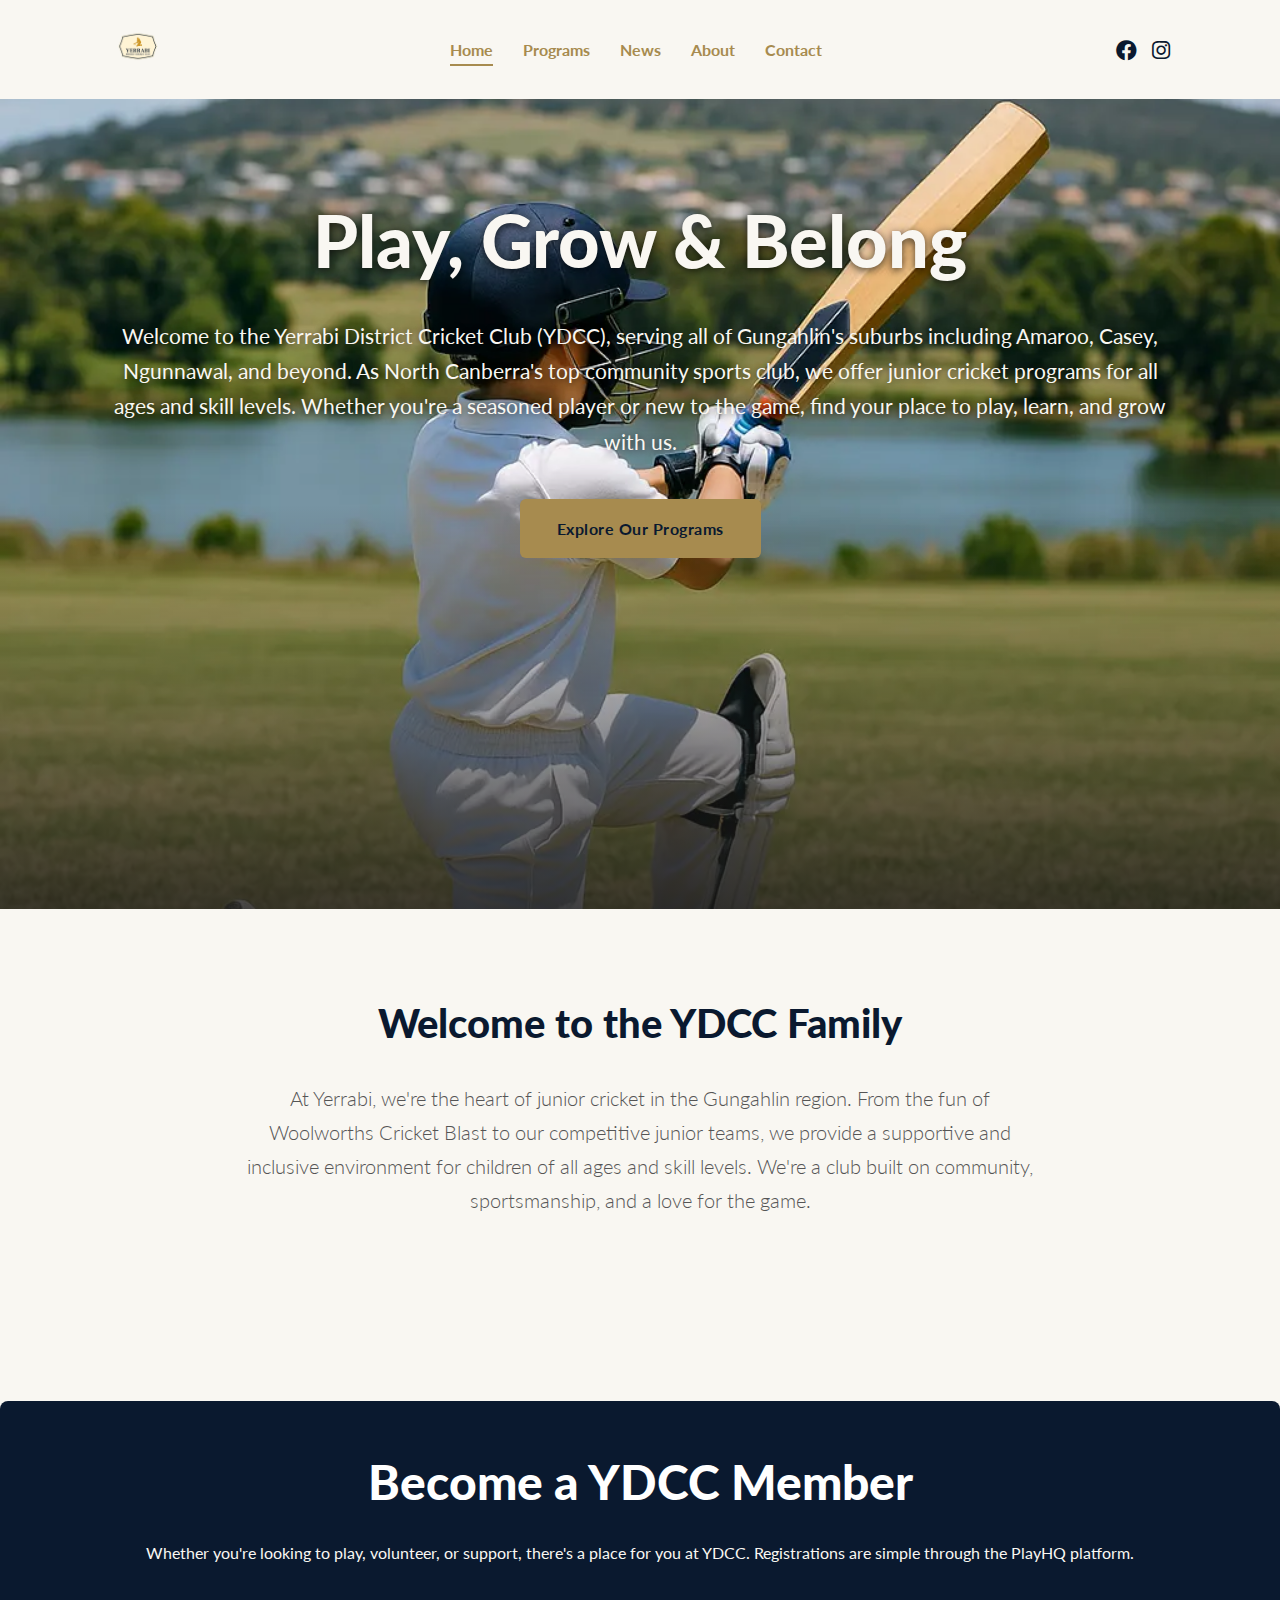
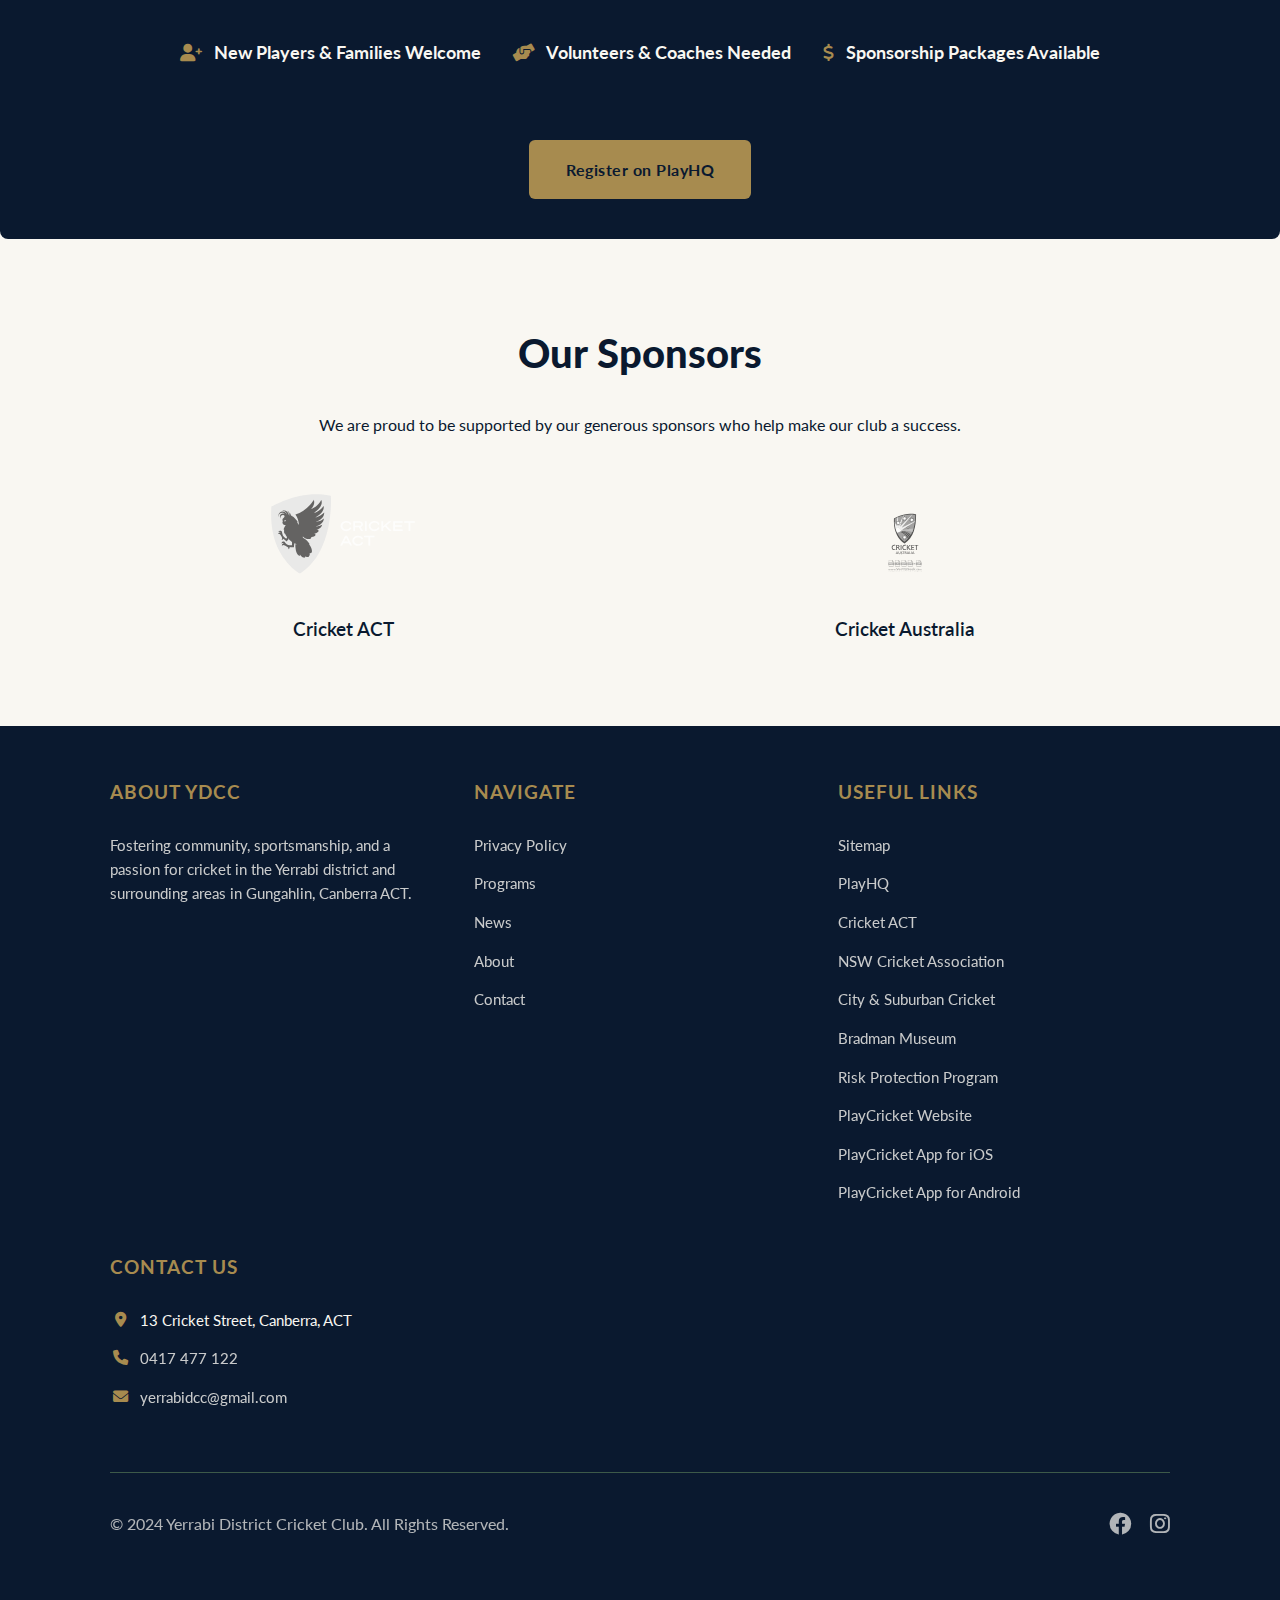
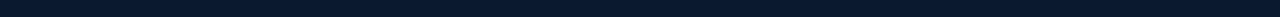
<file: index.html>
<!DOCTYPE html>
<html lang="en">
<head>
    <meta charset="UTF-8">
    <meta name="viewport" content="width=device-width, initial-scale=1.0">
    <title>Yerrabi District Cricket Club | YDCC | Junior Cricket</title>
    <link rel="icon" type="image/png" href="images/favicon.png?v=2">
    <link rel="preload" as="image" href="images/hero1.webp">
    <meta name="description" content="Join the Yerrabi District Cricket Club (YDCC), the premier cricket club for Gungahlin and North Canberra. We offer junior cricket programs for all skill levels. Register now for the upcoming season!">

    <!-- Open Graph / Facebook -->
    <meta property="og:type" content="website">
    <meta property="og:url" content="https://www.ydcc.com.au/">
    <meta property="og:title" content="Yerrabi District Cricket Club | YDCC | Junior Cricket">
    <meta property="og:description" content="Join the Yerrabi District Cricket Club (YDCC), the premier cricket club for Gungahlin and North Canberra. We offer junior cricket programs for all skill levels. Register now for the upcoming season!">
    <meta property="og:image" content="https://www.ydcc.com.au/images/hero1.png">

    <!-- Structured Data for SEO -->
    <script type="application/ld+json">
    {
      "@context": "https://schema.org",
      "@type": "SportsClub",
      "name": "Yerrabi District Cricket Club",
      "alternateName": "YDCC",
      "url": "https://www.ydcc.com.au",
      "logo": "https://www.ydcc.com.au/images/logo.png",
      "description": "The premier cricket club for Gungahlin and North Canberra, offering junior and senior cricket programs for all skill levels. Fostering community, sportsmanship, and a passion for cricket.",
      "sport": "Cricket",
      "address": {
        "@type": "PostalAddress",
        "streetAddress": "Trevor Gibson Way",
        "addressLocality": "Taylor",
        "addressRegion": "ACT",
        "postalCode": "2914",
        "addressCountry": "AU"
      },
      "geo": {
        "@type": "GeoCoordinates",
        "latitude": "-35.1794",
        "longitude": "149.0957"
      },
      "contactPoint": {
        "@type": "ContactPoint",
        "telephone": "+61-417-477-122",
        "email": "yerrabidcc@gmail.com",
        "contactType": "Club President"
      },
      "areaServed": [
        { "@type": "Place", "name": "Gungahlin" },
        { "@type": "Place", "name": "Amaroo" },
        { "@type": "Place", "name": "Bonner" },
        { "@type": "Place", "name": "Casey" },
        { "@type": "Place", "name": "Crace" },
        { "@type": "Place", "name": "Forde" },
        { "@type": "Place", "name": "Franklin" },
        { "@type": "Place", "name": "Moncrieff" },
        { "@type": "Place", "name": "Hall" },
        { "@type": "Place", "name": "Harrison" },
        { "@type": "Place", "name": "Mitchell" },
        { "@type": "Place", "name": "Ngunnawal" },
        { "@type": "Place", "name": "Nicholls" },
        { "@type": "Place", "name": "Palmerston" },
        { "@type": "Place", "name": "Taylor" }
      ],
      "keywords": "Yerrabi District Cricket Club, YDCC, North Canberra Cricket Club, Gungahlin Cricket Club, Junior Cricket Gungahlin, Senior Cricket Gungahlin, Women's Cricket Canberra, Kids Cricket Gungahlin, Youth Cricket Programs, Cricket Registration Canberra, Cricket Club Gungahlin, Play Cricket in Canberra, Cricket Coaching Gungahlin, Social Cricket North Canberra, Competitive Cricket, Amaroo, Bonner, Moncrieff, Casey, Crace, Forde, Franklin, Harrison, Ngunnawal, Nicholls, Palmerston, Taylor",
      "memberOf": [
        {
          "@type": "SportsOrganization",
          "name": "Cricket ACT",
          "url": "https://www.cricketact.com.au/"
        },
        {
          "@type": "SportsOrganization",
          "name": "Cricket Australia",
          "url": "https://www.cricketaustralia.com.au/"
        }
      ],
      "sameAs": [
        "https://www.facebook.com/YerrabiDCC/",
        "https://www.instagram.com/yerrabidcc/"
      ],
      "potentialAction": {
        "@type": "RegisterAction",
        "name": "Register for Cricket",
        "target": {
          "@type": "EntryPoint",
          "urlTemplate": "https://www.playhq.com/cricket-australia/org/yerrabi-district-cricket-club/1c9bbb97"
        }
      }
    }
    </script>

    <!-- Preconnect to improve connection speed to third-party domains -->
    <link rel="preconnect" href="https://fonts.googleapis.com">
    <link rel="preconnect" href="https://fonts.gstatic.com" crossorigin>
    <link rel="preconnect" href="https://cdnjs.cloudflare.com">

    <!-- Preload critical CSS files to speed up rendering -->
    <link rel="preload" href="css/style.css" as="style">
    <link rel="preload" href="https://cdnjs.cloudflare.com/ajax/libs/font-awesome/6.0.0-beta3/css/all.min.css" as="style">

    <!-- Stylesheets -->
    <link rel="preload" href="https://fonts.googleapis.com/css2?family=Lato:wght@400;700;900&display=swap" as="style" onload="this.onload=null;this.rel='stylesheet'">
    <noscript><link rel="stylesheet" href="https://fonts.googleapis.com/css2?family=Lato:wght@400;700;900&display=swap"></noscript>
    <link rel="stylesheet" href="css/style.css">
    <link rel="preload" href="https://cdnjs.cloudflare.com/ajax/libs/font-awesome/6.0.0-beta3/css/all.min.css" as="style" onload="this.onload=null;this.rel='stylesheet'">
    <noscript><link rel="stylesheet" href="https://cdnjs.cloudflare.com/ajax/libs/font-awesome/6.0.0-beta3/css/all.min.css"></noscript>


    
</head>
<body>
    <div id="notification-banner" class="notification-banner">
        <p>Summer season has ended. Registrations for next season are not open yet!</p>
        <button id="close-banner-btn" class="close-btn" aria-label="Close banner">&times;</button>
    </div>
    <header>
        <nav class="navbar">
            <div class="container">
                <a href="index.html" class="logo"><picture>
                    <source srcset="images/logo.webp" type="image/webp">
                    <source srcset="images/logo.png" type="image/png">
                    <img src="images/logo.png" alt="Yerrabi District Cricket Club Logo">
                </picture></a>
                <ul class="nav-links" id="nav-links">
                    <li><a href="index.html" class="active">Home</a></li>
                    <li><a href="programs.html">Programs</a></li>
                    <li><a href="news.html">News</a></li>
                    <li><a href="about.html">About</a></li>
                    <li><a href="contact.html">Contact</a></li>
                </ul>
                <div class="header-social-icons">
                    <a href="https://www.facebook.com/YerrabiDCC/" target="_blank" rel="noopener noreferrer" aria-label="Facebook"><i class="fab fa-facebook"></i></a>
                    <a href="https://www.instagram.com/yerrabidcc/" target="_blank" rel="noopener noreferrer" aria-label="Instagram"><i class="fab fa-instagram"></i></a>
                </div>
                <button class="hamburger" id="hamburger" aria-label="Menu" aria-controls="nav-links" aria-expanded="false">
                    <i class="fas fa-bars"></i>
                </button>
            </div>
        </nav>
    </header>

    <main>
        <section id="hero" class="hero-section">

            <div class="container">
                <h1>Play, Grow & Belong</h1>
                <p>Welcome to the Yerrabi District Cricket Club (YDCC), serving all of Gungahlin's suburbs including Amaroo, Casey, Ngunnawal, and beyond. As North Canberra's top community sports club, we offer junior cricket programs for all ages and skill levels. Whether you're a seasoned player or new to the game, find your place to play, learn, and grow with us.</p>
                <div class="hero-buttons">
                    <a href="programs.html" class="btn btn-primary">Explore Our Programs</a>
                </div>
            </div>
        </section>

        <section class="content-section text-center">
            <div class="container">
                <h2>Welcome to the YDCC Family</h2>
                <p class="lead">At Yerrabi, we're the heart of junior cricket in the Gungahlin region. From the fun of Woolworths Cricket Blast to our competitive junior teams, we provide a supportive and inclusive environment for children of all ages and skill levels. We're a club built on community, sportsmanship, and a love for the game.</p>
            </div>
        </section>

        

        

        

        <section id="join" class="cta-section">
            
            <div class="container">
                <h2>Become a YDCC Member</h2>
                <p>Whether you're looking to play, volunteer, or support, there's a place for you at YDCC. Registrations are simple through the PlayHQ platform.</p>
                <div class="join-info">
                    <p><i class="fas fa-user-plus"></i> New Players & Families Welcome</p>
                    <p><i class="fas fa-hands-helping"></i> Volunteers & Coaches Needed</p>
                    <p><i class="fas fa-dollar-sign"></i> Sponsorship Packages Available</p>
                </div>
                <a href="https://www.playhq.com/cricket-australia/org/yerrabi-district-cricket-club/1c9bbb97/register" class="btn btn-primary" target="_blank" rel="noopener noreferrer">Register on PlayHQ</a>
            </div>
        </section>

        <section id="sponsors" class="content-section text-center">
            <div class="container">
                <h2>Our Sponsors</h2>
                <p class="section-subtitle">We are proud to be supported by our generous sponsors who help make our club a success.</p>
                <div class="sponsors-grid">
                    <div class="sponsor-logo">
                        <a href="https://www.cricketact.com.au/" target="_blank" rel="noopener noreferrer">
                            <img src="images/cricket-act.svg" alt="Cricket ACT Logo">
                            <h3 class="sponsor-name">Cricket ACT</h3>
                        </a>
                    </div>
                    <div class="sponsor-logo">
                        <a href="https://www.cricketaustralia.com.au/" target="_blank" rel="noopener noreferrer">
                            <img src="images/cricket-australia-logo.svg" alt="Cricket Australia Logo">
                            <h3 class="sponsor-name">Cricket Australia</h3>
                        </a>
                    </div>
                </div>
            </div>
        </section>
    </main>

    <footer class="footer">
        <div class="container">
            <div class="footer-grid">
                <div class="footer-column">
                    <h4>About YDCC</h4>
                    <p>Fostering community, sportsmanship, and a passion for cricket in the Yerrabi district and surrounding areas in Gungahlin, Canberra ACT.</p>
                </div>
                <div class="footer-column">
                    <h4>Navigate</h4>
                    <ul>
                        <li><a href="#">Privacy Policy</a></li>
                        <li><a href="programs.html">Programs</a></li>
                        <li><a href="news.html">News</a></li>
                        <li><a href="about.html">About</a></li>
                        <li><a href="contact.html">Contact</a></li>
                    </ul>
                </div>
                <div class="footer-column">
                    <h4>Useful Links</h4>
                    <ul>
                        <li><a href="sitemap.xml">Sitemap</a></li>
                        <li><a href="https://www.playhq.com/cricket-australia/org/yerrabi-district-cricket-club/1c9bbb97" target="_blank" rel="noopener noreferrer">PlayHQ</a></li>
                        <li><a href="https://www.cricketact.com.au/" target="_blank" rel="noopener noreferrer">Cricket ACT</a></li>
                        <li><a href="https://www.cricketnsw.com.au/" target="_blank" rel="noopener noreferrer">NSW Cricket Association</a></li>
                        <li><a href="https://www.playhq.com/cricket-australia/org/canberra-city-and-suburban-cricket-association/ccsca-summer-202324/74d69661" target="_blank" rel="noopener noreferrer">City & Suburban Cricket</a></li>
                        <li><a href="https://www.bradman.com.au/" target="_blank" rel="noopener noreferrer">Bradman Museum</a></li>
                        <li><a href="https://play.cricket.com.au/community/clubs/managing-your-club/national-club-risk-protection-program" target="_blank" rel="noopener noreferrer">Risk Protection Program</a></li>
                        <li><a href="https://play.cricket.com.au/" target="_blank" rel="noopener noreferrer">PlayCricket Website</a></li>
                        <li><a href="https://apps.apple.com/au/app/playcricket/id446007847" target="_blank" rel="noopener noreferrer">PlayCricket App for iOS</a></li>
                        <li><a href="https://play.google.com/store/apps/details?id=au.com.cricket.mycricket" target="_blank" rel="noopener noreferrer">PlayCricket App for Android</a></li>
                    </ul>
                </div>
                <div class="footer-column">
                    <h4>Contact Us</h4>
                    <ul class="contact-list-footer">
                        <li><i class="fas fa-map-marker-alt"></i> 13 Cricket Street, Canberra, ACT</li>
                        <li><i class="fas fa-phone"></i> <a href="tel:0417477122">0417 477 122</a></li>
                        <li><i class="fas fa-envelope"></i> <a href="mailto:yerrabidcc@gmail.com">yerrabidcc@gmail.com</a></li>
                    </ul>
                </div>
            </div>
            <div class="footer-bottom">
                <p>&copy; 2024 Yerrabi District Cricket Club. All Rights Reserved.</p>
                <div class="social-links">
                    <a href="https://www.facebook.com/YerrabiDCC/" target="_blank" rel="noopener noreferrer" aria-label="Facebook"><i class="fab fa-facebook"></i></a>
                    <a href="https://www.instagram.com/yerrabidcc/" target="_blank" rel="noopener noreferrer" aria-label="Instagram"><i class="fab fa-instagram"></i></a>
                </div>
            </div>
        </div>
    </footer>

    <script src="js/script.js" defer></script>
</body>
</html>
</file>
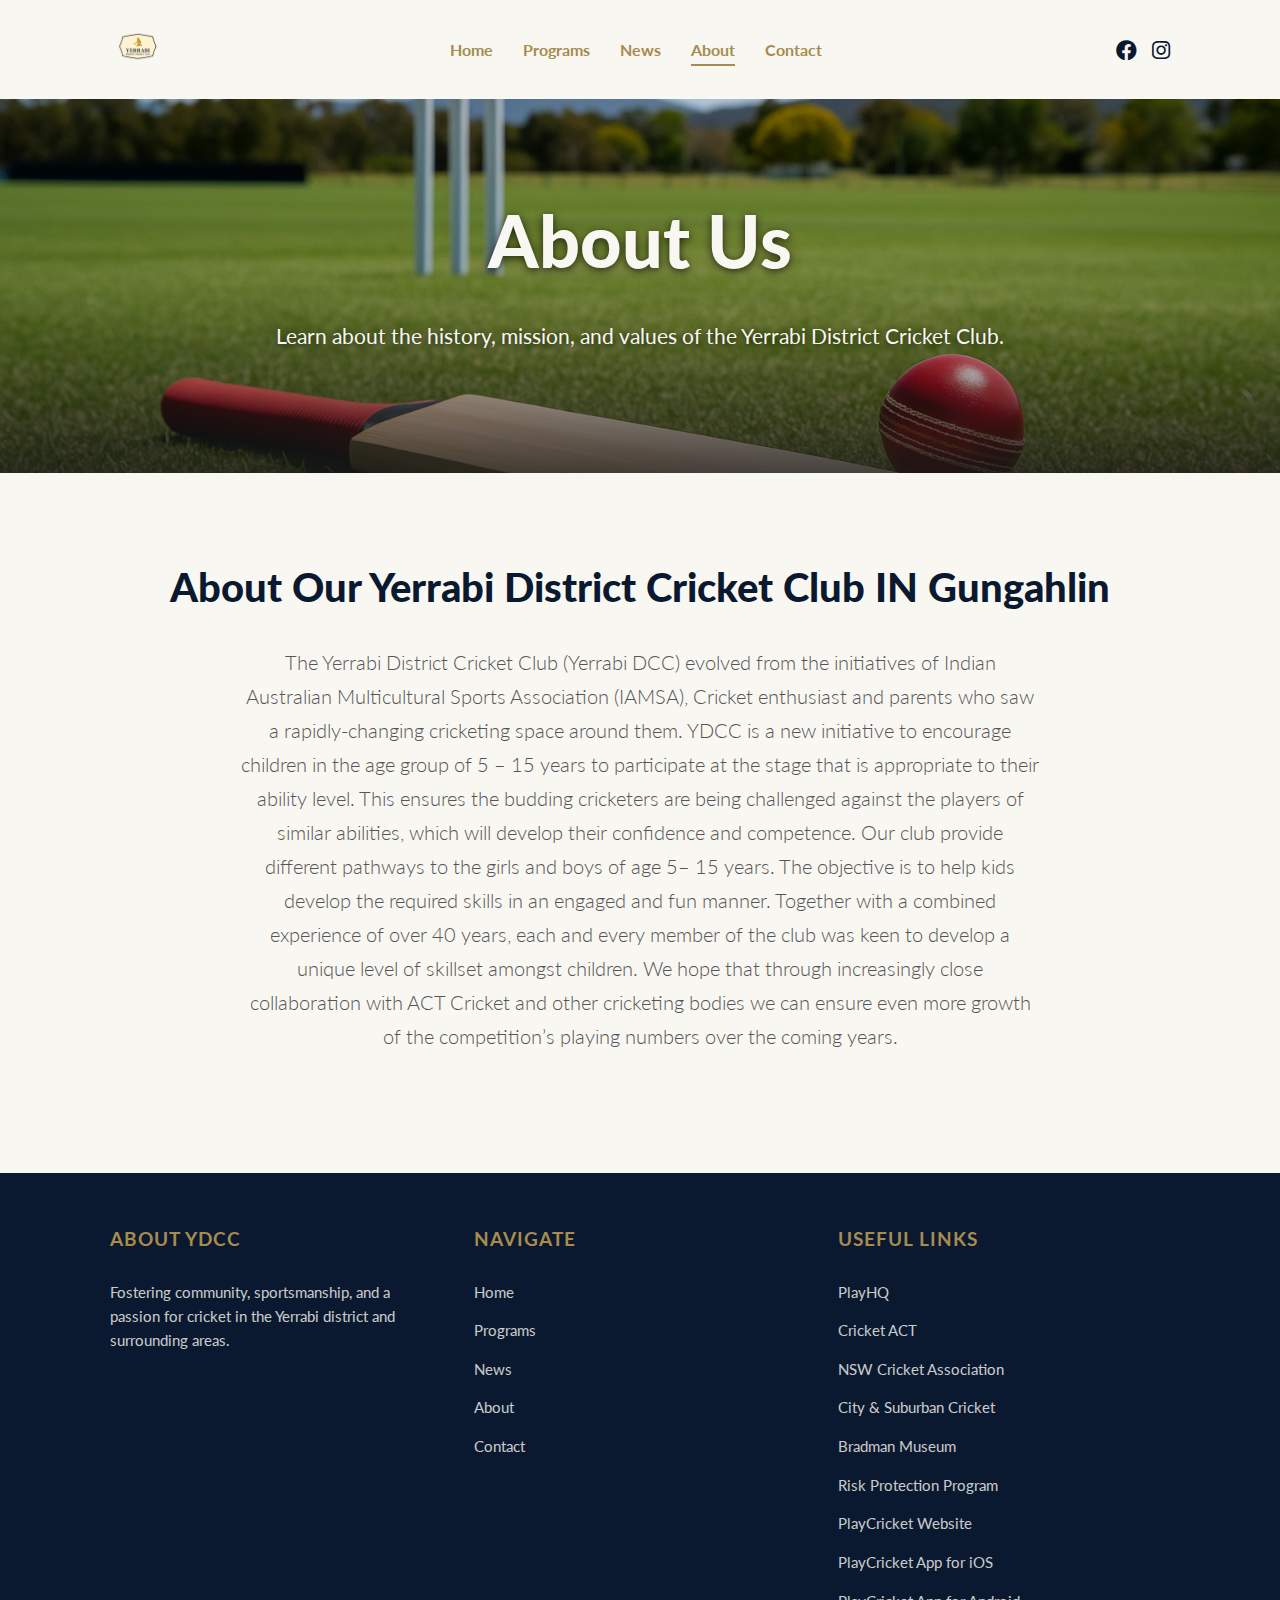
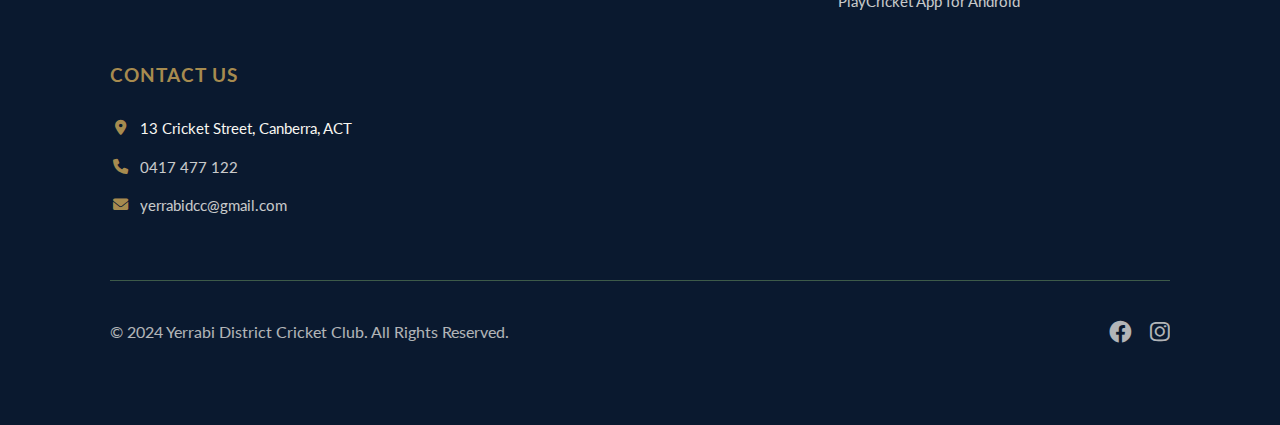
<file: about.html>
<!DOCTYPE html>
<html lang="en">
<head>
    <meta charset="UTF-8">
    <meta name="viewport" content="width=device-width, initial-scale=1.0">
    <title>About Our Gungahlin Cricket Club | YDCC Story</title>
    <link rel="icon" type="image/png" href="images/favicon.png?v=2">
    <meta name="description" content="Learn about the Yerrabi District Cricket Club (YDCC), a community-focused club in Gungahlin. Discover our history, mission, and commitment to cricket for all.">

    <!-- Open Graph / Facebook -->
    <meta property="og:type" content="website">
    <meta property="og:url" content="https://www.ydcc.com.au/about.html">
    <meta property="og:title" content="About Our Gungahlin Cricket Club | YDCC Story">
    <meta property="og:description" content="Learn about the Yerrabi District Cricket Club (YDCC), a community-focused club in Gungahlin. Discover our history, mission, and commitment to cricket for all.">
    <meta property="og:image" content="https://www.ydcc.com.au/images/hero_about1.png">



    <!-- Preconnect to improve connection speed to third-party domains -->
    <link rel="preconnect" href="https://fonts.googleapis.com">
    <link rel="preconnect" href="https://fonts.gstatic.com" crossorigin>
    <link rel="preconnect" href="https://cdnjs.cloudflare.com">

    <!-- Preload critical CSS files to speed up rendering -->
    <link rel="preload" href="css/style.css" as="style">
    <link rel="preload" href="https://cdnjs.cloudflare.com/ajax/libs/font-awesome/6.0.0-beta3/css/all.min.css" as="style">

    <!-- Stylesheets -->
    <link href="https://fonts.googleapis.com/css2?family=Lato:wght@400;700;900&display=swap" rel="stylesheet">
    <link rel="stylesheet" href="css/style.css">
    <link rel="stylesheet" href="https://cdnjs.cloudflare.com/ajax/libs/font-awesome/6.0.0-beta3/css/all.min.css">

    <!-- Structured Data for SEO -->
    <script type="application/ld+json">
    {
      "@context": "https://schema.org",
      "@type": "AboutPage",
      "mainEntity": {
        "@type": "SportsClub",
        "name": "Yerrabi District Cricket Club",
        "url": "https://www.ydcc.com.au/"
      },
      "url": "https://www.ydcc.com.au/about.html"
    }
    </script>
    <!-- Google tag (gtag.js) -->
    <script async src="https://www.googletagmanager.com/gtag/js?id=G-1P9GBCRGLV"></script>
    <script>
      window.dataLayer = window.dataLayer || [];
      function gtag(){dataLayer.push(arguments);}
      gtag('js', new Date());

      gtag('config', 'G-1P9GBCRGLV');
    </script>
</head>
<body>
    <div id="notification-banner" class="notification-banner">
        <p>Summer season has ended. Registrations for next season are not open yet!</p>
        <button id="close-banner-btn" class="close-btn" aria-label="Close banner">&times;</button>
    </div>
    <header>
        <nav class="navbar">
            <div class="container">
                <a href="index.html" class="logo"><img src="images/logo.png" alt="Yerrabi District Cricket Club Logo"></a>
                <ul class="nav-links" id="nav-links">
                    <li><a href="index.html">Home</a></li>
                    <li><a href="programs.html">Programs</a></li>
                    <li><a href="news.html">News</a></li>
                    <li><a href="about.html" class="active">About</a></li>
                    <li><a href="contact.html">Contact</a></li>
                </ul>
                <div class="header-social-icons">
                    <a href="https://www.facebook.com/YerrabiDCC/" target="_blank" rel="noopener noreferrer" aria-label="Facebook"><i class="fab fa-facebook"></i></a>
                    <a href="https://www.instagram.com/yerrabidcc/" target="_blank" rel="noopener noreferrer" aria-label="Instagram"><i class="fab fa-instagram"></i></a>
                </div>
                <button class="hamburger" id="hamburger" aria-label="Menu" aria-controls="nav-links" aria-expanded="false">
                    <i class="fas fa-bars"></i>
                </button>
            </div>
        </nav>
    </header>

    <main>
        <section class="hero-section">

            <div class="container">
                <h1>About Us</h1>
                <p>Learn about the history, mission, and values of the Yerrabi District Cricket Club.</p>
            </div>
        </section>

        <section class="content-section">
            <div class="container">
                <h2>About Our Yerrabi District Cricket Club IN Gungahlin</h2>
                <p class="lead">The Yerrabi District Cricket Club (Yerrabi DCC) evolved from the initiatives of Indian Australian Multicultural Sports Association (IAMSA), Cricket enthusiast and parents who saw a rapidly-changing cricketing space around them. YDCC is a new initiative to encourage children in the age group of 5 – 15 years to participate at the stage that is appropriate to their ability level. This ensures the budding cricketers are being challenged against the players of similar abilities, which will develop their confidence and competence. Our club provide different pathways to the girls and boys of age 5– 15 years. The objective is to help kids develop the required skills in an engaged and fun manner. Together with a combined experience of over 40 years, each and every member of the club was keen to develop a unique level of skillset amongst children. We hope that through increasingly close collaboration with ACT Cricket and other cricketing bodies we can ensure even more growth of the competition’s playing numbers over the coming years.</p>
            </div>
        </section>
    </main>

    <footer class="footer">
        <div class="container">
            <div class="footer-grid">
                <div class="footer-column">
                    <h4>About YDCC</h4>
                    <p>Fostering community, sportsmanship, and a passion for cricket in the Yerrabi district and surrounding areas.</p>
                </div>
                <div class="footer-column">
                    <h4>Navigate</h4>
                    <ul>
                        <li><a href="index.html">Home</a></li>
                        <li><a href="programs.html">Programs</a></li>
                        <li><a href="news.html">News</a></li>
                        <li><a href="about.html">About</a></li>
                        <li><a href="contact.html">Contact</a></li>
                    </ul>
                </div>
                <div class="footer-column">
                    <h4>Useful Links</h4>
                    <ul>
                        <li><a href="https://www.playhq.com/cricket-australia/org/yerrabi-district-cricket-club/1c9bbb97" target="_blank" rel="noopener noreferrer">PlayHQ</a></li>
                        <li><a href="https://www.cricketact.com.au/" target="_blank" rel="noopener noreferrer">Cricket ACT</a></li>
                        <li><a href="https://www.cricketnsw.com.au/" target="_blank" rel="noopener noreferrer">NSW Cricket Association</a></li>
                        <li><a href="https://www.playhq.com/cricket-australia/org/canberra-city-and-suburban-cricket-association/ccsca-summer-202324/74d69661" target="_blank" rel="noopener noreferrer">City & Suburban Cricket</a></li>
                        <li><a href="https://www.bradman.com.au/" target="_blank" rel="noopener noreferrer">Bradman Museum</a></li>
                        <li><a href="https://play.cricket.com.au/community/clubs/managing-your-club/national-club-risk-protection-program" target="_blank" rel="noopener noreferrer">Risk Protection Program</a></li>
                        <li><a href="https://play.cricket.com.au/" target="_blank" rel="noopener noreferrer">PlayCricket Website</a></li>
                        <li><a href="https://apps.apple.com/au/app/playcricket/id446007847" target="_blank" rel="noopener noreferrer">PlayCricket App for iOS</a></li>
                        <li><a href="https://play.google.com/store/apps/details?id=au.com.cricket.mycricket" target="_blank" rel="noopener noreferrer">PlayCricket App for Android</a></li>
                    </ul>
                </div>
                <div class="footer-column">
                    <h4>Contact Us</h4>
                    <ul class="contact-list-footer">
                        <li><i class="fas fa-map-marker-alt"></i> 13 Cricket Street, Canberra, ACT</li>
                        <li><i class="fas fa-phone"></i> <a href="tel:0417477122">0417 477 122</a></li>
                        <li><i class="fas fa-envelope"></i> <a href="mailto:yerrabidcc@gmail.com">yerrabidcc@gmail.com</a></li>
                    </ul>
                </div>
            </div>
            <div class="footer-bottom">
                <p>&copy; 2024 Yerrabi District Cricket Club. All Rights Reserved.</p>
                <div class="social-links">
                    <a href="https://www.facebook.com/YerrabiDCC/" target="_blank" rel="noopener noreferrer" aria-label="Facebook"><i class="fab fa-facebook"></i></a>
                    <a href="https://www.instagram.com/yerrabidcc/" target="_blank" rel="noopener noreferrer" aria-label="Instagram"><i class="fab fa-instagram"></i></a>
                </div>
            </div>
        </div>
    </footer>

    <script src="js/script.js" defer></script>
</body>
</html>
</file>
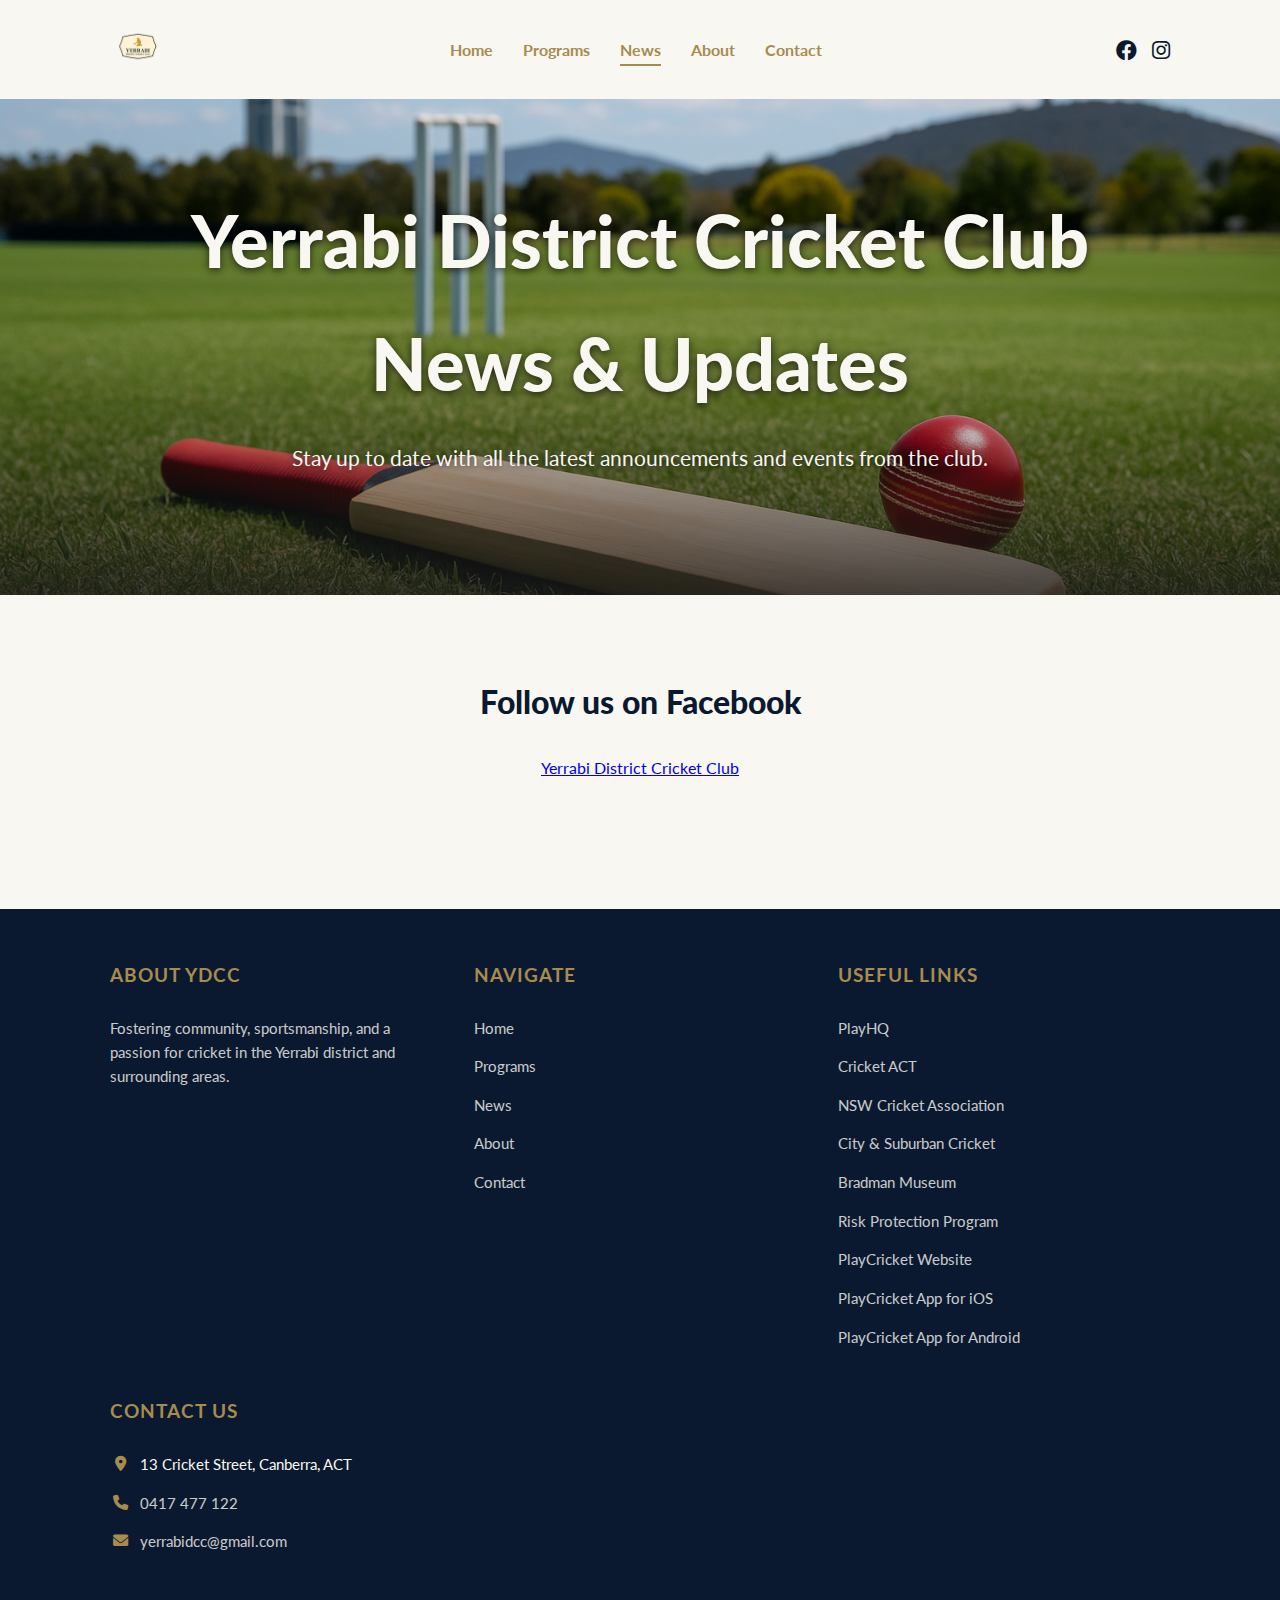
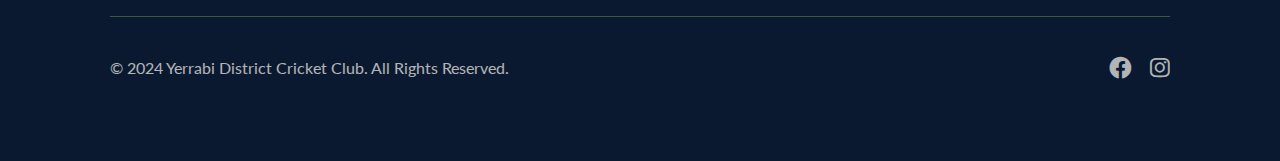
<file: news.html>
<!DOCTYPE html>
<html lang="en">
<head>
    <meta charset="UTF-8">
    <meta name="viewport" content="width=device-width, initial-scale=1.0">
    <title>Cricket News Gungahlin | YDCC Club Updates</title>
    <link rel="icon" type="image/png" href="images/favicon.png?v=2">
    <meta name="description" content="The latest news, events, and match reports from Yerrabi District Cricket Club. Stay informed about cricket in the Gungahlin community.">

    <!-- Open Graph / Facebook -->
    <meta property="og:type" content="website">
    <meta property="og:url" content="https://www.ydcc.com.au/news.html">
    <meta property="og:title" content="Cricket News Gungahlin | YDCC Club Updates">
    <meta property="og:description" content="The latest news, events, and match reports from Yerrabi District Cricket Club. Stay informed about cricket in the Gungahlin community.">
    <meta property="og:image" content="https://www.ydcc.com.au/images/hero1.png">



    <!-- Preconnect to improve connection speed to third-party domains -->
    <link rel="preconnect" href="https://fonts.googleapis.com">
    <link rel="preconnect" href="https://fonts.gstatic.com" crossorigin>
    <link rel="preconnect" href="https://cdnjs.cloudflare.com">

    <!-- Preload critical CSS files to speed up rendering -->
    <link rel="preload" href="css/style.css" as="style">
    <link rel="preload" href="https://cdnjs.cloudflare.com/ajax/libs/font-awesome/6.0.0-beta3/css/all.min.css" as="style">

    <!-- Stylesheets -->
    <link href="https://fonts.googleapis.com/css2?family=Lato:wght@400;700;900&display=swap" rel="stylesheet">
    <link rel="stylesheet" href="css/style.css">
    <link rel="stylesheet" href="https://cdnjs.cloudflare.com/ajax/libs/font-awesome/6.0.0-beta3/css/all.min.css">

    <!-- Structured Data for SEO -->
    <script type="application/ld+json">
    {
      "@context": "https://schema.org",
      "@type": "Blog",
      "mainEntity": {
        "@type": "SportsClub",
        "name": "Yerrabi District Cricket Club",
        "url": "https://www.ydcc.com.au/"
      },
      "url": "https://www.ydcc.com.au/news.html"
    }
    </script>
    <!-- Google tag (gtag.js) -->
    <script async src="https://www.googletagmanager.com/gtag/js?id=G-1P9GBCRGLV"></script>
    <script>
      window.dataLayer = window.dataLayer || [];
      function gtag(){dataLayer.push(arguments);}
      gtag('js', new Date());

      gtag('config', 'G-1P9GBCRGLV');
    </script>
</head>
<body>
    <div id="notification-banner" class="notification-banner">
        <p>Summer season has ended. Registrations for next season are not open yet!</p>
        <button id="close-banner-btn" class="close-btn" aria-label="Close banner">&times;</button>
    </div>
    <div id="fb-root"></div>
    <script async defer crossorigin="anonymous" src="https://connect.facebook.net/en_US/sdk.js#xfbml=1&version=v14.0"></script>
    <header>
        <nav class="navbar">
            <div class="container">
                <a href="index.html" class="logo"><img src="images/logo.png" alt="Yerrabi District Cricket Club Logo"></a>
                <ul class="nav-links" id="nav-links">
                    <li><a href="index.html">Home</a></li>
                    <li><a href="programs.html">Programs</a></li>
                    <li><a href="news.html" class="active">News</a></li>
                    <li><a href="about.html">About</a></li>
                    <li><a href="contact.html">Contact</a></li>
                </ul>
                <div class="header-social-icons">
                    <a href="https://facebook.ydcc.com.au/" target="_blank" rel="noopener noreferrer" aria-label="Facebook"><i class="fab fa-facebook"></i></a>
                    <a href="http://instagram.ydcc.com.au/" target="_blank" rel="noopener noreferrer" aria-label="Instagram"><i class="fab fa-instagram"></i></a>
                </div>
                <button class="hamburger" id="hamburger" aria-label="Menu" aria-controls="nav-links" aria-expanded="false">
                    <i class="fas fa-bars"></i>
                </button>
            </div>
        </nav>
    </header>

    <main>
        <section class="hero-section">

            <div class="container">
                <h1>Yerrabi District Cricket Club News & Updates</h1>
                <p>Stay up to date with all the latest announcements and events from the club.</p>
            </div>
        </section>

        <section id="news" class="content-section">
            <div class="container">
                                <div class="facebook-feed">
                    <h3>Follow us on Facebook</h3>
                    <div class="fb-page" 
                        data-href="https://facebook.ydcc.com.au/" 
                        data-tabs="timeline" 
                        data-width="500" 
                        data-height="800" 
                        data-small-header="false" 
                        data-adapt-container-width="true" 
                        data-hide-cover="false" 
                        data-show-facepile="true">
                        <blockquote cite="https://facebook.ydcc.com.au/" class="fb-xfbml-parse-ignore"><a href="https://facebook.ydcc.com.au/">Yerrabi District Cricket Club</a></blockquote>
                    </div>
                </div>

            </div>
        </section>
    </main>

    <footer class="footer">
        <div class="container">
            <div class="footer-grid">
                <div class="footer-column">
                    <h4>About YDCC</h4>
                    <p>Fostering community, sportsmanship, and a passion for cricket in the Yerrabi district and surrounding areas.</p>
                </div>
                <div class="footer-column">
                    <h4>Navigate</h4>
                    <ul>
                        <li><a href="index.html">Home</a></li>
                        <li><a href="programs.html">Programs</a></li>
                        <li><a href="news.html">News</a></li>
                        <li><a href="about.html">About</a></li>
                        <li><a href="contact.html">Contact</a></li>
                    </ul>
                </div>
                <div class="footer-column">
                    <h4>Useful Links</h4>
                    <ul>
                        <li><a href="https://www.playhq.com/cricket-australia/org/yerrabi-district-cricket-club/1c9bbb97" target="_blank" rel="noopener noreferrer">PlayHQ</a></li>
                        <li><a href="https://www.cricketact.com.au/" target="_blank" rel="noopener noreferrer">Cricket ACT</a></li>
                        <li><a href="https://www.cricketnsw.com.au/" target="_blank" rel="noopener noreferrer">NSW Cricket Association</a></li>
                        <li><a href="https://www.playhq.com/cricket-australia/org/canberra-city-and-suburban-cricket-association/ccsca-summer-202324/74d69661" target="_blank" rel="noopener noreferrer">City & Suburban Cricket</a></li>
                        <li><a href="https://www.bradman.com.au/" target="_blank" rel="noopener noreferrer">Bradman Museum</a></li>
                        <li><a href="https://play.cricket.com.au/community/clubs/managing-your-club/national-club-risk-protection-program" target="_blank" rel="noopener noreferrer">Risk Protection Program</a></li>
                        <li><a href="https://play.cricket.com.au/" target="_blank" rel="noopener noreferrer">PlayCricket Website</a></li>
                        <li><a href="https://apps.apple.com/au/app/playcricket/id446007847" target="_blank" rel="noopener noreferrer">PlayCricket App for iOS</a></li>
                        <li><a href="https://play.google.com/store/apps/details?id=au.com.cricket.mycricket" target="_blank" rel="noopener noreferrer">PlayCricket App for Android</a></li>
                    </ul>
                </div>
                <div class="footer-column">
                    <h4>Contact Us</h4>
                    <ul class="contact-list-footer">
                        <li><i class="fas fa-map-marker-alt"></i> 13 Cricket Street, Canberra, ACT</li>
                        <li><i class="fas fa-phone"></i> <a href="tel:0417477122">0417 477 122</a></li>
                        <li><i class="fas fa-envelope"></i> <a href="mailto:yerrabidcc@gmail.com">yerrabidcc@gmail.com</a></li>
                    </ul>
                </div>
            </div>
            <div class="footer-bottom">
                <p>&copy; 2024 Yerrabi District Cricket Club. All Rights Reserved.</p>
                <div class="social-links">
                    <a href="https://facebook.ydcc.com.au/" target="_blank" rel="noopener noreferrer" aria-label="Facebook"><i class="fab fa-facebook"></i></a>
                    <a href="http://instagram.ydcc.com.au/" target="_blank" rel="noopener noreferrer" aria-label="Instagram"><i class="fab fa-instagram"></i></a>
                </div>
            </div>
        </div>
    </footer>

    <script src="js/script.js" defer></script>
</body>
</html>
</file>
<file: css/style.css>
:root {
  --primary-color: #a78b4f;      /* Gold from Logo */
  --secondary-color: #0a192f;    /* Deep Navy from Hero Sky */
  --accent-color: #3d5a49;       /* Muted Green from Hero Grass */
  --light-bg: #f9f7f2;           /* Creamy Off-White */
  --dark-bg: #0a192f;            /* Deep Navy Background */
  --text-color-dark: #0a192f;    /* Text for light backgrounds */
  --text-color-light: #f9f7f2;   /* Text for dark backgrounds */
}

/* About page section spacing and typography harmonisation */
.content-section .container h2:not(:first-of-type) {
    margin-top: 4rem; /* Add gap between About sections */
}

.about-content {
    margin-top: 2rem; /* Space between intro heading and content */
}

.content-section .container h2 + .about-features,
.content-section .container h2 + .about-content,
.content-section .container h2 + p {
    margin-top: 1.5rem; /* Consistent gap under section headings */
}

* {
    margin: 0;
    padding: 0;
    box-sizing: border-box;
}

body {
    font-family: 'Lato', sans-serif;
    line-height: 1.7;
    color: var(--text-color-dark);
    background-color: var(--light-bg);
    -webkit-font-smoothing: antialiased;
    -moz-osx-font-smoothing: grayscale;
}

#header-container {
    position: -webkit-sticky; /* For Safari */
    position: sticky;
    top: 0;
    z-index: 1050;
    width: 100%;
}

h1, h2, h3, h4, h5, h6 {
    font-weight: 900;
}

.container {
    max-width: 1100px;
    margin: 0 auto;
    padding: 0 20px;
}

.navbar {
    background: var(--light-bg);
    color: var(--text-color-dark);
    padding: 1rem 0;
    width: 100%;
    transition: padding 0.3s ease;
    box-shadow: 0 2px 5px rgba(0,0,0,0.1);
}

.navbar.scrolled {
    padding: 0.8rem 0;
}

.navbar .container {
    display: flex;
    flex-wrap: wrap;
    justify-content: space-between;
    position: relative; /* Needed for absolute positioning of social icons */
    align-items: center;
}

.logo img {
    height: 60px;
    width: auto;
    transition: height 0.3s ease;

}

.navbar.scrolled .logo img {
    height: 50px;
}

.nav-links {
    list-style: none;
    display: flex;
    align-items: center; /* Vertically align nav items and icons */
}

.nav-links a {
    color: var(--primary-color);
    text-decoration: none;
    margin: 0 15px;
    font-weight: 700;
    transition: color 0.3s ease;
    padding-bottom: 5px;
    border-bottom: 2px solid transparent;
}

.nav-links a:hover, .nav-links a.active {
    color: var(--primary-color);
    border-bottom-color: var(--primary-color);
}

.header-social-icons {
    display: flex; /* Display icons by default */
    align-items: center;
    gap: 18px;
    margin-left: 20px; /* Space between 'Contact' and icons */
}

.header-social-icons a {
    color: var(--text-color-dark);
    font-size: 1.4rem;
    transition: color 0.3s ease, transform 0.3s ease;
}

.header-social-icons a:hover {
    color: var(--primary-color);
    transform: scale(1.15);
}

.hamburger {
    display: none;
    background: none;
    border: none;
    color: var(--text-color-dark);
    font-size: 1.8rem;
    cursor: pointer;
}

main {
    padding-top: 0; /* Let the sticky header handle the spacing */
}

/* When banner is visible, add padding to main to push content down */
.banner-visible main {
    padding-top: 45px; /* Approximate height of banner */
}

/* Responsive Styles */
@media (max-width: 768px) {
    .nav-links {
        display: none; /* Hide nav links on mobile */
        flex-direction: column;
        width: 100%;
        text-align: center;
        background: var(--dark-bg);
        padding: 20px 0;
    }

    .nav-links.active {
        display: flex; /* Show when hamburger is clicked */
    }

    .hamburger {
        display: block; /* Show hamburger on mobile */
    }

    .header-social-icons {
        position: static;
        left: auto;
        top: auto;
        transform: none;
        margin-left: auto; /* Push icons to sit before the hamburger */
    }

    .navbar .container {
        justify-content: space-between;
        flex-wrap: nowrap; /* Keep logo, icons, hamburger on one line */
    }

    /* Improve visibility/spacing for social icons on mobile */
    .header-social-icons {
        margin-right: 12px; /* Space before hamburger */
        gap: 16px;
    }

    .header-social-icons a {
        font-size: 1.6rem; /* Slightly larger on mobile */
    }

    /* This combines all mobile button stacking rules for consistency */
    .hero-buttons {
        display: flex;
        flex-direction: column;
        align-items: center;
        gap: 15px;
        width: 100%;
        max-width: 350px; /* Constrain the button container width */
        margin: 0 auto; /* Center the container */
    }

    .hero-buttons .btn {
        width: 100%; /* Make buttons fill the container */
        box-sizing: border-box;
    }

    /* This rule specifically targets the index page's second button */
    .hero-section .btn-secondary {
        margin-left: 0;
    }
}

.hero-section {
    background: url('../images/hero_about1.png') no-repeat center center/cover;
    text-align: center;
    color: var(--light-text);
    position: relative;
    padding: 5rem 20px;
    box-sizing: border-box;
    display: flow-root; /* The modern way to create a BFC and contain all children */
}

.page-content {
    padding: 4rem 20px;
    background: var(--light-bg);
    position: relative; /* Creates a stacking context */
    z-index: 1;         /* Ensures it renders above the hero overlay */
}

.hero-section::before {
    content: '';
    position: absolute;
    top: 0;
    left: 0;
    width: 100%;
    height: 100%;
    background: linear-gradient(to top, rgba(26, 26, 26, 0.8), transparent 50%);
    z-index: 1; /* Ensure overlay is behind the content */
}

section#hero {
    padding: 5rem 20px; /* Use padding to control height */
    min-height: 90vh; /* Keep for the home page */
}

.webp section#hero {
    background-image: url('../images/hero1.webp');
}

.no-webp section#hero {
    background-image: url('../images/hero1.png');
}

.hero-section .container {
    position: relative;
    z-index: 2; /* This ensures the hero content is above the ::before pseudo-element */
}

.hero-section h1 {
    font-size: 4.5rem;
    margin-bottom: 1rem;
    color: var(--text-color-light);
    font-weight: 900;
    text-shadow: 0 2px 8px rgba(0, 0, 0, 0.7);
}

.hero-section p {
    font-size: 1.3rem;
    margin-bottom: 2.5rem;
    color: var(--text-color-light);
    text-shadow: 0 1px 6px rgba(0, 0, 0, 0.6);
}

.scroll-down {
    position: absolute;
    bottom: 40px;
    left: 50%;
    transform: translateX(-50%);
    color: #fff;
    font-size: 2rem;
}

.scroll-down i {
    animation: bounce-light 2s infinite;
}

@keyframes bounce-light {
    0%, 100% { transform: translateY(0); }
    50% { transform: translateY(-15px); }
}

.btn {
    display: inline-block;
    padding: 14px 35px;
    text-decoration: none;
    border-radius: 6px;
    font-weight: 700;
    transition: all 0.3s ease;
    border: 2px solid transparent;
    letter-spacing: 0.5px;
}

.btn-primary {
    background: var(--primary-color);
    color: var(--text-color-dark);
}

.hero-buttons {
    display: flex;
    gap: 15px;
    margin-top: 20px;
    flex-wrap: wrap;
    justify-content: center;
}

.btn-primary:hover {
    background: #a4884f; /* Darker gold */
    transform: translateY(-2px);
}

.btn-secondary {
    background: transparent;
    color: var(--text-color-dark);
    border-color: var(--text-color-dark);
}

.btn-secondary:hover {
    background: var(--text-color-dark);
    color: var(--light-bg);
}

.hero-section .btn-secondary {
    color: var(--text-color-light);
    border-color: var(--text-color-light);
    margin-left: 1rem; /* Adds spacing between the two hero buttons */
}

.hero-section .btn-secondary:hover {
    background: var(--text-color-light);
    color: var(--text-color-dark);
}

.content-section {
    padding: 80px 0;
    text-align: center;
}

.content-section.bg-dark {
    background-color: var(--dark-bg);
    color: var(--text-color-light);
}

.content-section.bg-dark h2 {
    color: var(--text-color-light);
}

.content-section h2 {
    font-size: 2.5rem;
    margin-bottom: 0.5rem;
    color: var(--secondary-color);
}

.section-subtitle {
    max-width: 700px;
    margin: 0 auto 3.5rem auto;
    color: var(--text-color-dark);
}

.card h3 {
    color: var(--text-color-dark);
    margin-bottom: 1rem;
    font-size: 1.6rem;
    font-weight: 700;
}

.card h4 {
    color: var(--text-color-dark);
    margin-bottom: 0.5rem;
    font-size: 1.4rem;
}

.card p {
    margin-bottom: 1.5rem;
    color: var(--text-color-dark);
}

.card .read-more {
    color: var(--primary-color);
    text-decoration: none;
    font-weight: 700;
}

/* Grid Layouts */
.news-grid, .teams-grid {
    display: grid;
    grid-template-columns: repeat(auto-fit, minmax(300px, 1fr));
    gap: 2rem;
}

/* FAQ Section */
.faq-container {
    max-width: 800px;
    margin: 0 auto;
}

.faq-item {
    border-bottom: 1px solid var(--border-color);
    margin-bottom: 20px;
}

.faq-question {
    font-size: 1.2rem;
    font-weight: 700;
    cursor: pointer;
    padding: 20px 0;
    position: relative;
    color: var(--primary-color);
    background: none;
    border: none;
    text-align: left;
    width: 100%;
    font-family: inherit;
}

/* Gallery Page Styles */
.gallery-section {
    padding: 60px 0;
}

.gallery-container {
    display: grid;
    grid-template-columns: repeat(auto-fill, minmax(280px, 1fr));
    gap: 30px;
    justify-content: center;
}

.album-thumbnail {
    position: relative;
    cursor: pointer;
    overflow: hidden;
    border-radius: 8px;
    box-shadow: 0 4px 8px rgba(0,0,0,0.1);
    transition: transform 0.3s ease, box-shadow 0.3s ease;
    aspect-ratio: 4 / 3; /* Enforce a consistent aspect ratio */
}

.album-thumbnail:hover {
    transform: translateY(-5px);
    box-shadow: 0 8px 16px rgba(0,0,0,0.2);
}

.album-thumbnail img {
    width: 100%;
    height: 100%; /* Fill the container */
    object-fit: cover; /* Crop images to fit */
    display: block;
    transition: transform 0.3s ease;
}

.album-thumbnail:hover img {
    transform: scale(1.05);
}

.album-name {
    position: absolute;
    bottom: 0;
    left: 0;
    right: 0;
    background: linear-gradient(to top, rgba(0,0,0,0.8), rgba(0,0,0,0));
    color: #fff;
    padding: 25px 15px 15px;
    text-align: center;
    font-size: 1.2rem;
    font-weight: bold;
    transition: opacity 0.3s ease;
}

/* Sponsorship Packages Section */
.packages-grid {
    display: grid;
    grid-template-columns: repeat(auto-fit, minmax(300px, 1fr));
    gap: 2rem;
    margin-top: 2rem;
}

.package-card {
    background: #fff;
    border: 1px solid #ddd;
    border-radius: 8px;
    padding: 2rem;
    text-align: center;
    box-shadow: 0 4px 8px rgba(0,0,0,0.05);
    transition: transform 0.3s ease, box-shadow 0.3s ease;
}

.package-card:hover {
    transform: translateY(-5px);
    box-shadow: 0 8px 16px rgba(0,0,0,0.1);
}

.package-card h3 {
    color: var(--secondary-color);
    font-size: 1.8rem;
    margin-bottom: 1rem;
}

.package-card .price {
    font-size: 2.5rem;
    font-weight: 900;
    color: var(--primary-color);
    margin-bottom: 1.5rem;
}

.package-card ul {
    list-style: none;
    padding: 0;
    margin-bottom: 2rem;
}

.package-card ul li {
    margin-bottom: 0.8rem;
}

/* Sponsors Grid Section */
.sponsors-grid {
    display: grid;
    grid-template-columns: 1fr;
    gap: 2rem;
    margin-top: 2rem;
}

.sponsor-card {
    background: #fff;
    border-radius: 8px;
    display: flex;
    flex-direction: column;
    align-items: center;
    padding: 2rem;
    box-shadow: 0 4px 8px rgba(0,0,0,0.05);
    text-align: center;
}

.sponsor-logo img {
    max-width: 150px;
    height: auto;
    margin-bottom: 1.5rem;
}

.sponsor-info h3 {
    color: var(--secondary-color);
    font-size: 1.5rem;
    margin-bottom: 0.5rem;
}

.sponsor-info p {
    margin-bottom: 0.5rem;
}

@media (min-width: 768px) {
    .sponsor-card {
        flex-direction: row;
        text-align: left;
    }

    .sponsor-logo {
        margin-right: 2rem;
        margin-bottom: 0;
    }
}

.faq-question:focus-visible {
    outline: 2px solid var(--primary-color);
    outline-offset: 2px;
}

.faq-question::after {
    content: '\f078'; /* Font Awesome down arrow */
    font-family: 'Font Awesome 6 Free';
    font-weight: 900;
    position: absolute;
    right: 10px;
    transition: transform 0.3s ease;
}

.faq-item.active .faq-question::after {
    transform: rotate(-180deg);
}

.faq-answer {
    max-height: 0;
    overflow: hidden;
    transition: max-height 0.3s ease, padding 0.3s ease;
    padding: 0 20px;
    text-align: left;
}

.faq-answer p,
.faq-answer ol {
    margin-bottom: 15px;
}

.faq-answer ol {
    padding-left: 20px;
}

.faq-answer a {
    color: var(--primary-color);
    text-decoration: underline;
}

/* About Section */
.about-content {
    display: flex;
    align-items: center;
    gap: 2rem;
    text-align: left;
}

.about-text {
    flex: 2;
}

.about-image {
    flex: 1;
    text-align: center;
}

.about-image img {
    max-width: 300px;
    border-radius: 8px;
    box-shadow: 0 10px 30px rgba(0,0,0,0.15);
}

/* Animation and Accessibility */
.anim-slide-up {
    opacity: 0;
    transform: translateY(40px);
    transition: opacity 0.6s ease-out, transform 0.6s ease-out;
}

.anim-slide-up.is-visible {
    opacity: 1;
    transform: translateY(0);
}

.sr-only {
    position: absolute;
    width: 1px;
    height: 1px;
    padding: 0;
    margin: -1px;
    overflow: hidden;
    clip: rect(0, 0, 0, 0);
    white-space: nowrap;
    border-width: 0;
}

.cta-section {
    padding: 100px 0;
    text-align: center;
    color: var(--text-color-light);
    position: relative;
    background-color: var(--dark-bg);
}

#join {
    background-color: var(--dark-bg);
}

.cta-section h2 {
    font-size: 3rem;
    margin-bottom: 1rem;
    color: #fff;
}

.cta-inner {
    background: var(--dark-bg);
    padding: 3rem;
    border-radius: 8px;
    margin-top: 2rem;
}

.join-info {
    display: flex;
    justify-content: center;
    gap: 2rem;
    margin: 2rem 0;
    flex-wrap: wrap;
    text-align: center;
    padding: 40px 0;
}

.join-info p {
    font-size: 1.1rem;
    font-weight: bold;
}

.join-info i {
    color: var(--primary-color);
    margin-right: 0.5rem;
}

.contact-grid {
    display: grid;
    grid-template-columns: 2fr 1fr;
    gap: 3rem;
    text-align: left;
}

.contact-form form {
    display: flex;
    flex-direction: column;
}

.form-group {
    margin-bottom: 1.5rem;
}

.contact-form label {
    display: block;
    margin-bottom: 0.5rem;
    font-weight: 700;
    color: var(--secondary-color);
    font-size: 1rem;
}

.required {
    color: var(--primary-color);
    font-weight: 700;
}

.mandatory-note {
    font-size: 0.9rem;
    color: #6c757d;
    margin-bottom: 1.5rem;
    text-align: right;
}

.contact-form input,
.contact-form textarea,
.contact-form select {
    width: 100%;
    padding: 1rem;
    border: 1px solid #ddd;
    border-radius: 5px;
    font-size: 1rem;
    font-family: 'Lato', sans-serif;
    background-color: #fff;
    transition: border-color 0.3s ease, box-shadow 0.3s ease;
}

.contact-form input:focus,
.contact-form textarea:focus,
.contact-form select:focus {
    outline: none;
    border-color: var(--primary-color);
    box-shadow: 0 0 0 3px rgba(167, 139, 79, 0.2);
}

.contact-form select {
    -webkit-appearance: none;
    -moz-appearance: none;
    appearance: none;
    background-image: url('data:image/svg+xml;charset=US-ASCII,%3Csvg%20xmlns%3D%22http%3A//www.w3.org/2000/svg%22%20viewBox%3D%220%200%2020%2020%22%20fill%3D%22%23a78b4f%22%3E%3Cpath%20d%3D%22M9.293%2012.95l.707.707L15.657%208l-1.414-1.414L10%2010.828%205.757%206.586%204.343%208z%22/%3E%3C/svg%3E');
    background-repeat: no-repeat;
    background-position: right 1rem center;
    background-size: 1em auto;
    padding-right: 2.5rem;
}

.contact-form select:invalid {
    color: #6c757d;
}

.contact-form button {
    align-self: flex-start;
    border: none;
    cursor: pointer;
}

.contact-info h3 {
    color: var(--text-color-dark);
    margin-bottom: 1rem;
}

.contact-info p {
    margin-bottom: 1rem;
}

.contact-info i {
    color: var(--primary-color);
    margin-right: 10px;
    width: 20px;
    text-align: center;
}

.contact-info a {
    color: var(--primary-color);
    text-decoration: none;
}

.social-links-contact a {
    color: var(--text-color-dark);
    margin-right: 15px;
    font-size: 1.8rem;
    transition: color 0.3s ease;
}

.social-links-contact a:hover {
    color: var(--primary-color);
}

.contact-details a {
    color: var(--primary-color);
    text-decoration: none;
}

/* Facebook Feed */
.facebook-feed {
    margin-bottom: 3rem;
    text-align: center;
}

.facebook-feed h3 {
    font-size: 2rem;
    margin-bottom: 1.5rem;
    color: var(--secondary-color);
}

/* Registration Process Section */
.registration-process{
    margin-top: 60px;
    padding-top: 40px;
    border-top: 1px solid #e0e0e0;
}

.registration-process h2 {
    margin-bottom: 40px;
}

.player-category {
    text-align: left;
    margin-bottom: 40px;
    max-width: 800px; /* To improve readability */
    margin-left: auto;
    margin-right: auto;
}

.player-category h3 {
    font-size: 1.8rem;
    color: var(--secondary-color);
    margin-bottom: 20px;
}

.player-category ol {
    list-style-position: outside; /* Better alignment */
    padding-left: 20px;
}

.player-category li {
    margin-bottom: 15px;
    line-height: 1.6;
}

.player-category li strong {
    color: var(--primary-color);
}

.player-category a {
    color: var(--primary-color);
    font-weight: 700;
}

.footer {
    background: var(--dark-bg);
    color: var(--text-color-light);
    padding: 4rem 0 0;
}

.footer-grid {
    display: grid;
    grid-template-columns: repeat(auto-fit, minmax(250px, 1fr));
    gap: 3rem;
    margin-bottom: 3rem;
}

.footer-column h4 {
    font-size: 1.1rem;
    margin-bottom: 1.5rem;
    color: var(--primary-color);
    font-weight: 700;
    text-transform: uppercase;
    letter-spacing: 1px;
}

.footer-column p {
    opacity: 0.8;
    margin-bottom: 0;
    line-height: 1.6;
}

.footer-column ul {
    list-style: none;
    padding: 0;
    margin: 0;
}

.footer-column ul li {
    margin-bottom: 0.8rem;
}

.footer-column ul li a {
    color: var(--text-color-light);
    text-decoration: none;
    opacity: 0.8;
    transition: opacity 0.3s ease, color 0.3s ease;
}

.footer-column ul li a:hover {
    opacity: 1;
    color: var(--primary-color);
}

.footer-bottom {
    display: flex;
    justify-content: space-between;
    align-items: center;
    flex-wrap: wrap;
    gap: 1rem;
    padding: 1.5rem 0;
    border-top: 1px solid rgba(249, 247, 242, 0.1);
}

.footer-bottom p {
    margin: 0;
    opacity: 0.7;
}

.footer-bottom .social-links a {
    color: var(--text-color-light);
    margin-left: 15px;
    font-size: 1.4rem;
    opacity: 0.7;
    transition: opacity 0.3s ease, color 0.3s ease;
}

.footer-bottom .social-links a:hover {
    opacity: 1;
    color: var(--primary-color);
}

.contact-list-footer li {
    display: flex;
    align-items: flex-start;
    margin-bottom: 0.8rem;
}

.contact-list-footer i {
    margin-right: 10px;
    margin-top: 5px;
    width: 20px;
    text-align: center;
    color: var(--primary-color);
}

.contact-list-footer a {
    color: var(--text-color-light);
    text-decoration: none;
    opacity: 0.8;
    transition: opacity 0.3s ease, color 0.3s ease;
}

.contact-list-footer a:hover {
    opacity: 1;
    color: var(--primary-color);
}

/* =============================================
   PAGE-SPECIFIC STYLES
   ============================================= */

/* Join Us Page Styles */
.join-pathway {
    display: flex;
    gap: 2rem;
    margin: 3rem 0;
    flex-wrap: wrap; /* Allows cards to stack on smaller screens */
}

.pathway-option {
    flex: 1 1 320px; /* Flex-grow, flex-shrink, and basis */
    background: #ffffff;
    border: 1px solid #e0e0e0;
    border-radius: 8px;
    padding: 2rem;
    text-align: left;
    transition: transform 0.3s ease, box-shadow 0.3s ease;
    box-shadow: 0 4px 6px rgba(0,0,0,0.05);
}

.pathway-option:hover {
    transform: translateY(-5px);
    box-shadow: 0 12px 24px rgba(0,0,0,0.1);
}

.pathway-option h3 {
    color: var(--primary-color);
    margin-top: 0;
    margin-bottom: 1rem;
}

.pathway-option p {
    line-height: 1.6;
}

.pathway-option ul {
    list-style: none;
    padding: 0;
    margin-top: 1.5rem;
}

.pathway-option ul li {
    margin-bottom: 0.8rem;
    display: flex;
    align-items: flex-start; /* Aligns items to the top */
}

.pathway-option ul li i {
    color: var(--secondary-color);
    margin-right: 12px;
    font-size: 1.2rem;
    margin-top: 5px; /* Aligns icon nicely with text */
}

.cta-section {
    text-align: center;
    margin-top: 4rem;
    padding: 2.5rem;
    background: var(--light-bg);
    border-radius: 8px;
}

.cta-section h3 {
    margin-top: 0;
    margin-bottom: 1rem;
}

/* Utility Classes from new content */
.text-center {
    text-align: center;
}

.lead {
    font-size: 1.25rem;
    font-weight: 300;
    max-width: 800px;
    margin-left: auto;
    margin-right: auto;
    margin-bottom: 2.5rem;
    color: #555;
}

/* About Us Page Styles */
.about-features {
    display: grid;
    grid-template-columns: repeat(auto-fit, minmax(280px, 1fr));
    gap: 2.5rem;
    margin-top: 4rem;
    text-align: center;
}

.feature-item i {
    font-size: 3rem;
    color: var(--primary-color);
    margin-bottom: 1.5rem;
}

.feature-item h3 {
    margin-bottom: 0.6rem;
    color: var(--secondary-color);
    font-weight: 700; /* Match site subheading weight */
    font-size: 1.25rem; /* Keep consistent with design scale */
}

.feature-item p {
    max-width: 420px;
    margin: 0 auto;
    color: var(--text-color-dark);
}

/* Document Grid styles */
.document-grid {
    display: grid;
    grid-template-columns: 1fr;
    gap: 1.5rem;
    margin-top: 2rem;
    text-align: left;
}

/* On larger screens, switch to a 2-column grid to ensure balance */
@media (min-width: 768px) {
    .document-grid {
        grid-template-columns: repeat(2, 1fr);
    }
}

.document-item a {
    display: flex;
    align-items: center;
    background: #fff;
    padding: 1rem 1.5rem;
    border-radius: 8px;
    text-decoration: none;
    color: var(--text-color-dark);
    box-shadow: 0 4px 8px rgba(0,0,0,0.05);
    transition: transform 0.3s ease, box-shadow 0.3s ease, color 0.3s ease;
    font-weight: 600;
}

.document-item a:hover {
    transform: translateY(-4px);
    box-shadow: 0 8px 16px rgba(0,0,0,0.1);
    color: var(--primary-color);
}

.document-item i {
    font-size: 1.8rem;
    color: var(--primary-color);
    margin-right: 1rem;
    width: 30px; /* Ensure consistent icon alignment */
    text-align: center;
}

/* Styled list for achievements */
.achievements-list {
    list-style: none;
    padding-left: 0;
    margin-top: 1.5rem;
}

.achievements-list li {
    display: flex;
    align-items: flex-start;
    margin-bottom: 0.75rem; /* Tighter spacing */
    font-size: 1rem; /* Consistent with body text */
    line-height: 1.6;
    color: var(--text-color-dark);
}

.achievements-list li::before {
    content: '\f00c'; /* Font Awesome check icon */
    font-family: 'Font Awesome 5 Free';
    font-weight: 900;
    color: var(--primary-color);
    margin-right: 0.75rem; /* Space between icon and text */
    margin-top: 0.2rem; /* Fine-tune vertical alignment */
    font-size: 0.9rem;
}

/* Balance the features grid to avoid 3+1 wrapping on desktop */
@media (min-width: 992px) {
    .about-features {
        grid-template-columns: repeat(2, 1fr);
    }
}

@media (min-width: 1400px) {
    .about-features {
        grid-template-columns: repeat(4, 1fr);
    }
}

/* Programs Page Styles */
.pathway-option h3 a,
.pathway-option h3 a:visited {
    color: inherit; /* keep previous heading color */
    text-decoration: none; /* keep previous heading style */
    font-weight: inherit; /* use h3 weight */
}

.pathway-option h3 a:hover,
.pathway-option h3 a:focus {
    text-decoration: none; /* no underline on hover/focus to preserve style */
}

.pathway-option h3 a:focus-visible {
    outline: 2px dashed var(--primary-color);
    outline-offset: 3px;
}

/* News Page Styles */
.news-date {
    font-size: 0.9rem;
    font-style: italic;
    color: #777;
    margin-bottom: 1rem; /* Increased margin for better spacing */
}

/* Contact Page Styles */
.contact-list {
    list-style: none;
    padding: 0;
    margin-top: 1.5rem;
}

.contact-list li {
    display: flex;
    align-items: flex-start;
    margin-bottom: 1.2rem;
}

.contact-list li i {
    font-size: 1.2rem;
    color: var(--primary-color);
    margin-right: 15px;
    margin-top: 5px;
}

.contact-list li a {
    text-decoration: none;
    color: var(--primary-color);
    font-weight: 700;
}

.contact-list li a:hover {
    text-decoration: underline;
}

/* Single-item grid for Teams page */
.team-grid-single {
    display: grid;
    justify-content: center;
    gap: 2rem;
}

.team-grid-single .card {
    max-width: 700px; /* Set a max-width for readability */
    width: 100%;
}

/* Header Social Icons */
.header-social-icons {
    display: flex;
    align-items: center;
    gap: 15px; /* Spacing between icons */
    margin-left: 15px; /* Space between nav links and icons */
}

.header-social-icons a {
    color: var(--text-color-dark);
    font-size: 1.3rem; /* Icon size */
    transition: color 0.3s ease, transform 0.3s ease;
}

.header-social-icons a:hover {
    color: var(--primary-color);
    transform: scale(1.1); /* Slight zoom on hover */
}

/* =============================================
   RESPONSIVE STYLES
   ============================================= */

@media (max-width: 992px) {
    .about-content,
    .contact-grid {
        flex-direction: column;
        grid-template-columns: 1fr;
    }

    .about-image {
        margin-top: 2rem;
    }
}

@media (max-width: 768px) {
    .nav-links {
        display: none;
        width: 100%;
        flex-direction: column;
        background: var(--dark-bg);
        padding: 1rem 0;
        position: absolute;
        top: 100%;
        left: 0;
        text-align: center;
        border-top: 1px solid var(--primary-color);
    }

    .nav-links.active {
        display: flex;
    }

    .nav-links li {
        padding: 15px 0;
    }

    .hamburger {
        display: block;
    }

    .header-social-icons {
        position: absolute;
        left: 50%;
        top: 50%;
        transform: translate(-50%, -50%);
        margin-left: 0;
    }

    .hero-section h1 {
        font-size: 2.5rem;
    }
}

/* =============================================
   ACCESSIBILITY ENHANCEMENTS
   ============================================= */

/* Custom focus style for better visibility and brand alignment */

/* Notification Banner */
.notification-banner {
    background-color: #ffcc00; /* YDCC Gold */
    color: #000;
    padding: 12px 20px;
    text-align: center;
    display: none; /* Initially hidden, shown by JS */
    align-items: center;
    justify-content: center;
    position: relative;
    font-weight: 700;
}

.notification-banner p {
    margin: 0;
    padding-right: 25px; /* Space for the close button */
}

.notification-banner .close-btn {
    background: transparent;
    border: none;
    color: #000;
    font-size: 2rem;
    font-weight: bold;
    cursor: pointer;
    line-height: 1;
    padding: 0 5px;
    position: absolute;
    right: 15px;
}

.notification-banner p {
    margin: 0;
    font-size: 1rem;
    padding: 0 40px; /* Space for close button */
}

.notification-banner .close-btn {
    position: absolute;
    top: 50%;
    right: 20px;
    transform: translateY(-50%);
    color: var(--text-color-dark);
    font-size: 22px;
    cursor: pointer;
    background: none;
    border: none;
    line-height: 1;
}

/* Responsive Banner */
@media (max-width: 768px) {
    .notification-banner p {
        font-size: 0.9rem;
        text-align: left;
    }
}

a:focus,
button:focus,
input:focus,
textarea:focus,
select:focus {
    outline: 3px solid #D4AF37; /* YDCC Gold */
    outline-offset: 2px;
    transition: outline 0.1s ease-in-out;
}

/* =============================================
   SPONSORS SECTION
   ============================================= */

.sponsors-grid {
    display: grid;
    grid-template-columns: repeat(auto-fit, minmax(200px, 1fr));
    gap: 4rem;
    align-items: center;
    margin-top: 3rem;
}

.sponsor-logo a {
    display: flex;
    flex-direction: column;
    align-items: center;
    text-decoration: none;
    color: inherit;
}

.sponsor-name {
    margin-top: 1rem;
    font-weight: 600;
    color: var(--text-color-dark);
    transition: color 0.3s ease;
}

.sponsor-logo a:hover .sponsor-name {
    color: var(--primary-color);
}

.sponsor-logo img {
    max-width: 100%;
    height: auto;
    max-height: 80px; /* Control the max height of logos */
    filter: grayscale(100%);
    opacity: 0.8;
    transition: filter 0.3s ease, transform 0.3s ease, opacity 0.3s ease;
}

.sponsor-logo a:hover img {
    filter: grayscale(0);
    opacity: 1;
    transform: scale(1.05);
}

/* =============================================
   SUPPORTERS SECTION
   ============================================= */

.supporter-grid {
    display: grid;
    grid-template-columns: repeat(auto-fit, minmax(150px, 1fr));
    gap: 2rem;
    align-items: center;
    margin-top: 2rem;
}

.supporter-item img {
    max-width: 100%;
    height: auto;
    max-height: 80px;
    transition: transform 0.3s ease, filter 0.3s ease, opacity 0.3s ease;
    filter: grayscale(100%);
    opacity: 0.85;
}

.supporter-item a:hover img {
    transform: scale(1.05);
    filter: grayscale(0);
    opacity: 1;
}

/* =============================================
   SERVICE AREA
   ============================================= */

.service-area-section .lead {
    margin-bottom: 2rem;
}

.suburb-list {
    list-style: none;
    padding: 0;
    column-count: 4;
    column-gap: 2rem;
    text-align: center;
}

.suburb-list li {
    margin-bottom: 0.75rem;
    font-size: 1rem;
    background-color: #f9f9f9;
    padding: 0.5rem;
    border-radius: 5px;
    border: 1px solid #eee;
    display: inline-block;
    width: 100%;
}

@media (max-width: 992px) {
    .suburb-list {
        column-count: 3;
    }
}

@media (max-width: 768px) {
    .suburb-list {
        column-count: 2;
    }
}

@media (max-width: 480px) {
    .suburb-list {
        column-count: 1;
    }
}

/* =============================================
   QR CODES SECTION
   ============================================= */

#qr-codes {
    background-color: var(--light-bg);
    padding: 60px 0;
}

.qr-code-grid {
    display: grid;
    grid-template-columns: repeat(auto-fit, minmax(250px, 1fr));
    gap: 2rem;
    margin-top: 2rem;
}

.qr-code-item {
    background-color: #fff;
    border: 1px solid #ddd;
    border-radius: 8px;
    padding: 2rem;
    text-align: center;
    box-shadow: 0 4px 8px rgba(0,0,0,0.05);
    transition: transform 0.3s ease, box-shadow 0.3s ease;
}

.qr-code-item:hover {
    transform: translateY(-5px);
    box-shadow: 0 8px 16px rgba(0,0,0,0.1);
}

.qr-code-item h3 {
    margin-bottom: 1.5rem;
    color: var(--secondary-color);
    font-size: 1.2rem;
}

.qr-code-item img {
    max-width: 100%;
    height: auto;
    border: 1px solid #eee;
    border-radius: 4px;
}

/* =============================================
   FOOTER
   ============================================= */

.contact-form button:hover {
    background-color: var(--secondary-color);
    color: #fff;
}

#form-status {
    margin-top: 1.5rem;
    text-align: center;
}

.success-message {
    padding: 1rem;
    background-color: #d4edda;
    color: #155724;
    border: 1px solid #c3e6cb;
    border-radius: 5px;
}

.error-message {
    padding: 1rem;
    background-color: #f8d7da;
    color: #721c24;
    border: 1px solid #f5c6cb;
    border-radius: 5px;
}

.footer {
    background-color: var(--secondary-color);
    color: var(--text-color-light);
    padding: 50px 0;
}

.footer-grid {
    display: grid;
    grid-template-columns: repeat(auto-fit, minmax(250px, 1fr));
    gap: 2rem;
}

.footer-column h4 {
    color: var(--primary-color);
    margin-bottom: 1.5rem;
    font-size: 1.2rem;
}

.footer-column p,
.footer-column ul {
    font-size: 0.95rem;
}

.footer-column ul {
    list-style: none;
}

.footer-column ul li {
    margin-bottom: 0.8rem;
}

.footer-column ul a {
    color: var(--text-color-light);
    text-decoration: none;
    transition: color 0.3s ease;
}

.footer-column ul a:hover {
    color: var(--primary-color);
}

.footer-bottom {
    margin-top: 3rem;
    padding-top: 2rem;
    border-top: 1px solid #3d5a49; /* Muted Green */
    display: flex;
    justify-content: space-between;
    align-items: center;
    flex-wrap: wrap;
}

.footer-bottom .social-links a {
    color: var(--text-color-light);
    margin-left: 15px;
    font-size: 1.4rem;
    transition: color 0.3s ease;
}

.footer-bottom .social-links a:hover {
    color: var(--primary-color);
}

.contact-list-footer {
    list-style: none;
}

.contact-list-footer li {
    display: flex;
    align-items: flex-start;
    margin-bottom: 1rem;
}

.contact-list-footer i {
    color: var(--primary-color);
    margin-right: 10px;
    margin-top: 4px;
}

.contact-list-footer a {
    color: var(--text-color-light);
    text-decoration: none;
}

.contact-list-footer a:hover {
    text-decoration: underline;
}

/* =============================================
   GALLERY MODAL (POPUP)
   ============================================= */

.modal {
    display: none; /* Hidden by default */
    position: fixed; /* Stay in place */
    z-index: 1200; /* Sit on top of banner and navbar */
    left: 0;
    top: 0;
    width: 100%;
    height: 100%;
    overflow: auto; /* Enable scroll if needed */
    background-color: rgba(0,0,0,0.85); /* Black w/ opacity */
    transition: opacity 0.3s ease;
}

.modal-content {
    position: relative;
    background-color: #fefefe;
    margin: 5% auto; /* 5% from the top and centered */
    padding: 20px;
    border-radius: 8px;
    width: 90%;
    max-width: 900px;
    box-shadow: 0 5px 15px rgba(0,0,0,0.3);
}

/* The Close Button */
.close {
    color: #555;
    position: absolute;
    top: 10px;
    right: 25px;
    font-size: 35px;
    font-weight: bold;
    transition: color 0.3s ease;
}

.close:hover,
.close:focus {
    color: #000;
    text-decoration: none;
    cursor: pointer;
}

/* Style for the slick carousel inside the modal */
#image-carousel .slick-prev:before,
#image-carousel .slick-next:before {
    color: #333; /* Darker arrows for better visibility on white bg */
}

#modal-album-title {
    text-align: center;
    margin-bottom: 20px;
    color: var(--secondary-color);
}

/* =============================================
   SPONSORS PAGE ENHANCEMENTS (pure CSS)
   ============================================= */

/* Our Sponsors section: modern card grid */
#our-sponsors .sponsors-grid {
    display: grid;
    grid-template-columns: repeat(auto-fit, minmax(320px, 1fr));
    gap: 2rem;
}

#our-sponsors .sponsor-card {
    background: #fff;
    border: 1px solid #e8e6df;
    border-radius: 12px;
    padding: 1.5rem;
    box-shadow: 0 10px 20px rgba(0,0,0,0.05);
    transition: transform 0.25s ease, box-shadow 0.25s ease;
}

#our-sponsors .sponsor-card:hover {
    transform: translateY(-6px);
    box-shadow: 0 16px 32px rgba(0,0,0,0.08);
}

#our-sponsors .sponsor-logo img {
    max-width: 220px;
    max-height: 100px;
    object-fit: contain;
    filter: grayscale(0);
    opacity: 1;
}

#our-sponsors .sponsor-info h3 {
    display: inline-flex;
    align-items: center;
    gap: 10px;
    margin-bottom: 0.5rem;
}

/* Add a tasteful link icon before external links */
#our-sponsors .sponsor-info a {
    position: relative;
    font-weight: 700;
}

#our-sponsors .sponsor-info a::before {
    content: '\f35d'; /* external-link */
    font-family: 'Font Awesome 6 Free';
    font-weight: 900;
    margin-right: 8px;
    color: var(--primary-color);
}

/* Sponsorship Packages: elevate visuals without touching HTML */
#sponsorship-packages .packages-grid {
    align-items: stretch;
}

#sponsorship-packages .package-card {
    position: relative;
    border: 1px solid #e8e6df;
    border-radius: 14px;
    background: linear-gradient(180deg, #ffffff 0%, #faf8f2 100%);
}

/* Subtle top accent bar */
#sponsorship-packages .package-card::after {
    content: '';
    position: absolute;
    top: 0;
    left: 0;
    right: 0;
    height: 6px;
    border-top-left-radius: 14px;
    border-top-right-radius: 14px;
    background: var(--primary-color);
}

/* Tier-specific icons and accent colors using nth-child order on the page */
#sponsorship-packages .package-card h3 {
    display: flex;
    align-items: center;
    gap: 10px;
    justify-content: center;
}

#sponsorship-packages .package-card h3::before {
    font-family: 'Font Awesome 6 Free';
    font-weight: 900;
    color: var(--primary-color);
}

/* 1: Platinum */
#sponsorship-packages .packages-grid .package-card:nth-child(1) h3::before { content: '\f091'; } /* trophy */
/* 2: Gold */
#sponsorship-packages .packages-grid .package-card:nth-child(2) h3::before { content: '\f5a2'; } /* medal */
/* 3: Silver */
#sponsorship-packages .packages-grid .package-card:nth-child(3) h3::before { content: '\f5a2'; opacity: 0.85; }
/* 4: Bronze */
#sponsorship-packages .packages-grid .package-card:nth-child(4) h3::before { content: '\f559'; } /* award */
/* 5: Special */
#sponsorship-packages .packages-grid .package-card:nth-child(5) h3::before { content: '\f2b5'; } /* handshake */

/* Price as a soft pill */
#sponsorship-packages .package-card .price {
    display: inline-block;
    padding: 0.35rem 0.9rem;
    border-radius: 999px;
    background: rgba(167, 139, 79, 0.12);
    color: var(--secondary-color);
    font-size: 1.1rem;
}

/* Decorative check icons for feature lists */
#sponsorship-packages .package-card ul li {
    position: relative;
    padding-left: 30px;
}

#sponsorship-packages .package-card ul li::before {
    content: '\f00c'; /* check */
    font-family: 'Font Awesome 6 Free';
    font-weight: 900;
    position: absolute;
    left: 0;
    top: 2px;
    color: var(--accent-color);
}

/* QR codes already styled; add minor alignment polish */
#qr-codes .qr-code-item h3::before {
    content: '\f029'; /* qrcode */
    font-family: 'Font Awesome 6 Free';
    font-weight: 900;
    margin-right: 8px;
    color: var(--primary-color);
}

/* Responsive tweaks for sponsors cards */
@media (min-width: 992px) {
    #our-sponsors .sponsor-card { padding: 2rem; }
}

/* Key Highlights styling (under Sponsorship Packages) */
#sponsorship-packages > .container > h3:first-of-type {
    text-align: center;
    margin-top: 2rem;
    margin-bottom: 1rem;
    color: var(--secondary-color);
    position: relative;
}

#sponsorship-packages > .container > h3:first-of-type::after {
    content: '';
    display: block;
    width: 80px;
    height: 3px;
    background: var(--primary-color);
    margin: 10px auto 0;
    border-radius: 2px;
}

/* Each highlight line */
#sponsorship-packages .container p.sponsor {
    position: relative;
    background: #ffffff;
    border: 1px solid #e8e6df;
    border-left: 5px solid var(--primary-color);
    border-radius: 10px;
    padding: 0.9rem 1rem 0.9rem 2.6rem; /* left space for icon */
    margin: 0.65rem 0;
    box-shadow: 0 6px 14px rgba(0,0,0,0.04);
}

#sponsorship-packages .container p.sponsor strong {
    color: var(--secondary-color);
}

#sponsorship-packages .container p.sponsor::before {
    content: '\f058'; /* check-circle */
    font-family: 'Font Awesome 6 Free';
    font-weight: 900;
    position: absolute;
    left: 10px;
    top: 50%;
    transform: translateY(-50%);
    color: var(--accent-color);
}

/* Slight hover polish for interactivity */
#sponsorship-packages .container p.sponsor:hover {
    box-shadow: 0 10px 20px rgba(0,0,0,0.06);
    transform: translateY(-2px);
    transition: all 0.2s ease;
}

@media (min-width: 992px) {
    /* create a balanced rhythm on desktop */
    #sponsorship-packages .container p.sponsor {
        margin: 0.5rem auto;
        max-width: 920px;
    }
}
</file>
